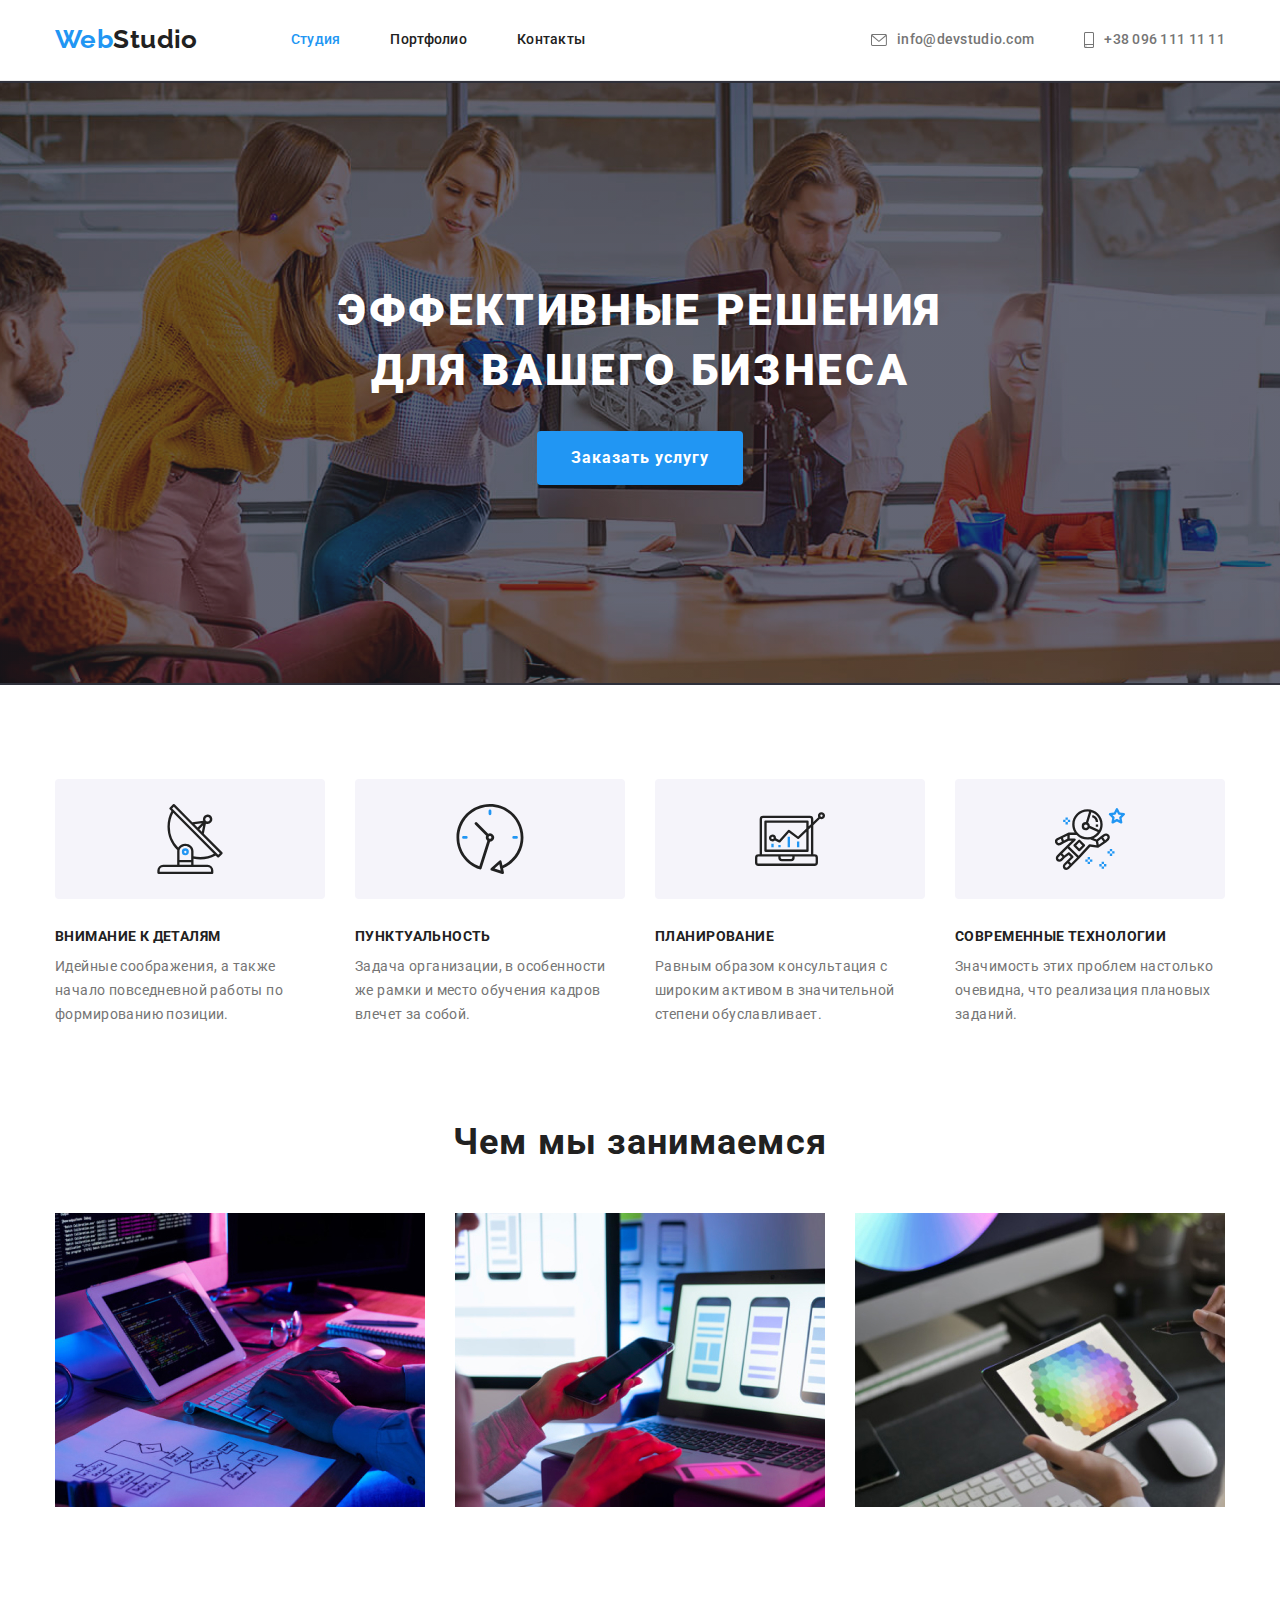
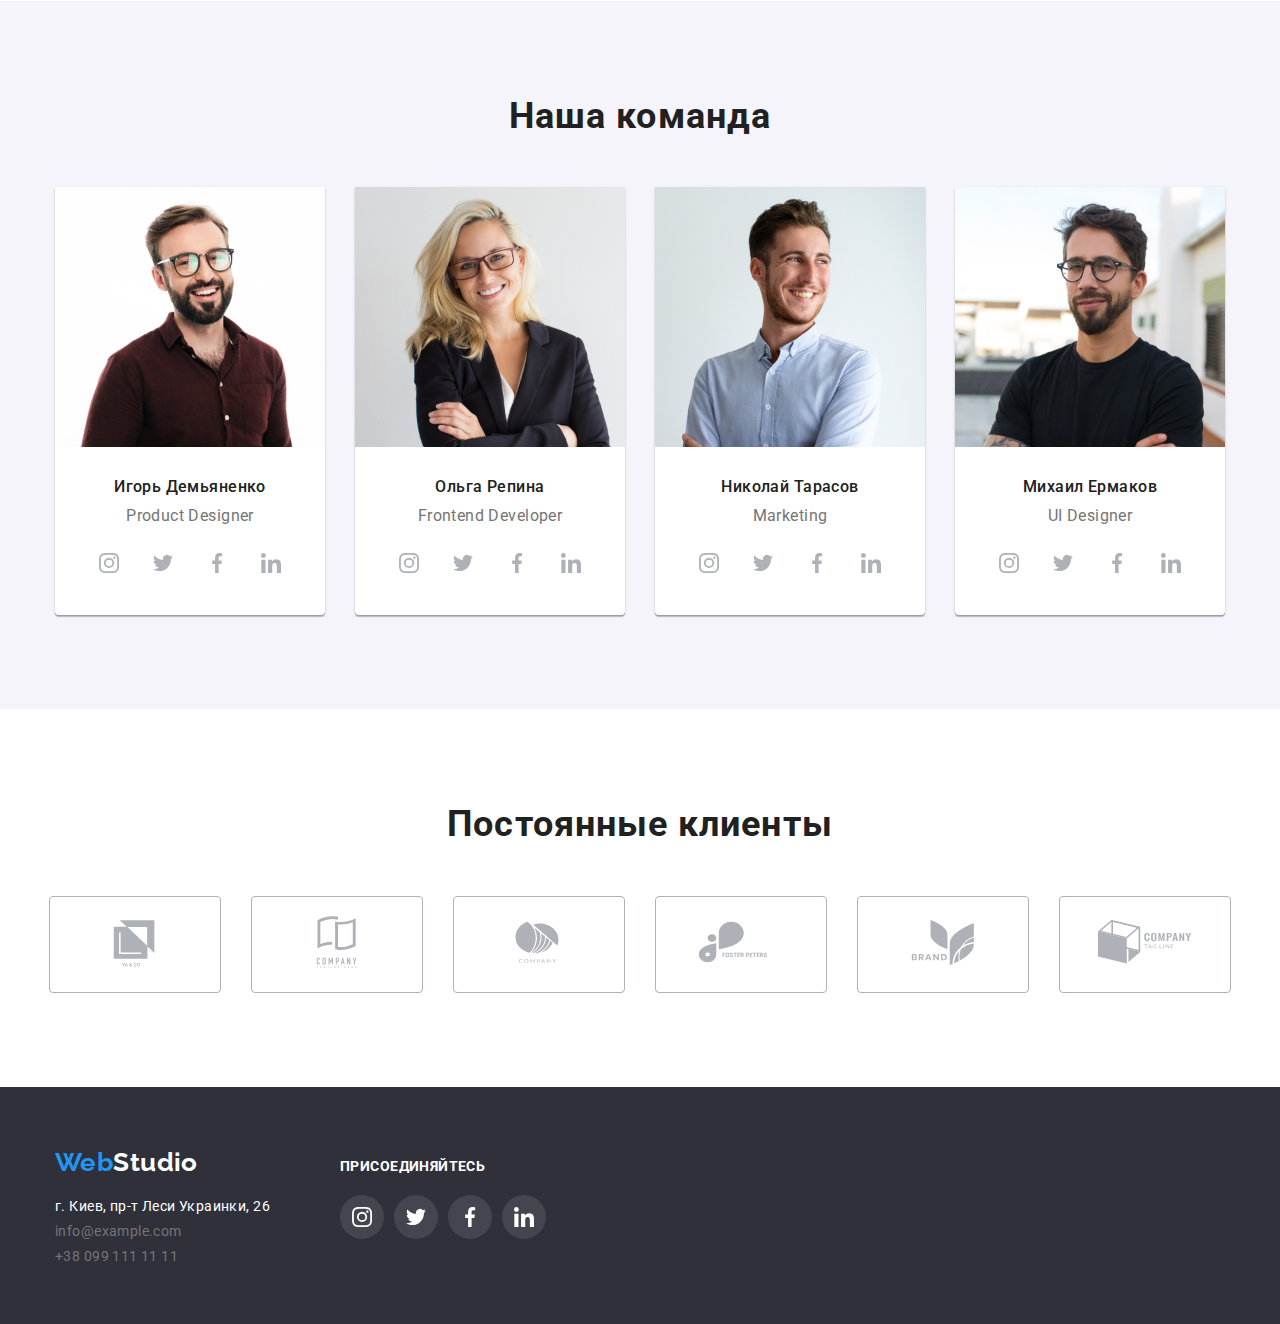
<file: index.html>
<!DOCTYPE html>
<html lang="ru">
  <head>
    <meta charset="UTF-8" />
    <meta http-equiv="X-UA-Compatible" content="IE=edge" />
    <meta name="viewport" content="width=device-width, initial-scale=1.0" />
    <title>WebStudio</title>
    <link href="https://fonts.googleapis.com/css2?family=Raleway:wght@700&family=Roboto:wght@400;500;700;900&display=swap" rel="stylesheet">
    <link rel="stylesheet" href="https://cdnjs.cloudflare.com/ajax/libs/modern-normalize/1.1.0/modern-normalize.min.css">
    <link rel="stylesheet" href="./css/styles.css"/>
  </head>
  <body>
   <header class="page-header">
    <div class="container main-nav">
      <nav class="nav">
        <a href="#" class="logo first">Web<span class="logo-black">Studio</span></a>
        <ul class="site-nav">
          <li class="item"><a href="#" class="link current">Студия</a></li>
          <li class="item"><a href="./portfolio.html">Портфолио</a></li>
          <li class="item"><a href="#">Контакты</a></li>
        </ul>
      </nav>
      <ul class="auth-nav">
        <li class="item"><a href="email:info@devstudio.com" class="auth-nav-mail">
          <svg class="item-icon" width="16" height="12">
            <use href="./img/icons.svg#icon-envelope" class="email"></use>
          </svg>
          info@devstudio.com</a>
        </li>
        <li class="item"><a href="tel:380961111111" class="auth-nav-mail">
          <svg class="item-icon" width="10" height="16">
            <use href="./img/icons.svg#icon-smartphone" class="email"></use>
          </svg>
          +38 096 111 11 11</a>
       </li>
      </ul>
    </div>
   </header>
   <main>
      <section class="hero">
       <div class="container">
         <h1 class="hero-title">Эффективные решения <br> для вашего бизнеса</h1>
         <button class="button-primary" type="button">Заказать услугу</button>
       </div>
     </section>
      <section class="section firm">
        <div class="container">
          <h2 class="section-title name">Преимущества</h2>
          <ul class="features">
            <li class="title-list">
              <div class="icons">
                <svg class="icon-list">
                  <use href="./img/icons.svg#icon-antenna"  width="70" height="70"></use>
                </svg>
              </div>
              <h3 class="title">Внимание к деталям</h3>
              <p class="text">
                Идейные соображения, а также начало повседневной работы по
                формированию позиции.
              </p>
            </li>
            <li class="title-list">
              <div class="icons">
                <svg class="icon-list">
                  <use href="./img/icons.svg#icon-clock"  width="70" height="70"></use>
                </svg>
              </div>
              <h3 class="title">Пунктуальность</h3>
              <p class="text">
                Задача организации, в особенности же рамки и место обучения кадров
                влечет за собой.
              </p>
            </li>
            <li class="title-list">
              <div class="icons">
                  <svg class="icon-list">
                    <use href="./img/icons.svg#icon-diagram" width="70" height="70"></use>
                  </svg>
              </div>
              <h3 class="title">Планирование</h3>
              <p class="text">
                Равным образом консультация с широким активом в значительной степени
                обуславливает.
              </p>
            </li>
            <li class="title-list">
              <div class="icons">
                <svg class="icon-list" >
                  <use href="./img/icons.svg#icon-astronaut" width="70" height="70"></use>
                </svg>
              </div>
              <h3 class="title">Современные технологии</h3>
              <p class="text">
                Значимость этих проблем настолько очевидна, что реализация плановых
                заданий.
              </p>
            </li>
          </ul>
        </div>
      </section>
      <section class="section">
        <div class="container">
          <h2 class="section-title">Чем мы занимаемся</h2>
          <ul class="imag">
            <li class="work">
              <img src="./img/layout.jpg" class="img-photo" width="370" height="294" alt="Верстка" />
            </li>
            <li class="work">
              <img src="./img/design.jpg" class="img-photo" width="370" height="294" alt="Дизайн" />
            </li>
            <li class="work">
              <img src="./img/registration.jpg" class="img-photo" width="370" height="294" alt="Внешнее оформление" />
            </li>
          </ul>
        </div>
      </section>
     <section class="section team">
       <div class="container">
         <h2 class="section-title">Наша команда</h2>
         <ul class="work-list">
           <li class="photo-team">
             <img src="./img/demyanenko.jpg" class="img-photo" width="270" height="260" alt="Игорь Демьяненко" />
             <div class="optional">
               <h3 class="title-photo">Игорь Демьяненко</h3>
               <p class="text-photo">Product Designer</p>
                <ul class="team-prof">
                  <li class="special-icon">
                    <a href="#" class="prof">
                      <svg class="prof-icon" width="20" height="20">
                        <use href="./img/icons.svg#icon-instagram"></use>
                      </svg>
                    </a>
                  </li>
                  <li class="special-icon">
                    <a href="#" class="prof">
                      <svg class="prof-icon" width="20" height="20">
                        <use href="./img/icons.svg#icon-twitter"></use>
                      </svg>
                    </a>
                  </li>
                  <li class="special-icon">
                    <a href="#" class="prof">
                      <svg class="prof-icon" width="20" height="20">
                        <use href="./img/icons.svg#icon-facebook"></use>
                      </svg>
                    </a>
                  </li>
                  <li class="special-icon">
                    <a href="#" class="prof">
                      <svg class="prof-icon" width="20" height="20">
                        <use href="./img/icons.svg#icon-linkedin"></use>
                      </svg>
                    </a>
                  </li>
                </ul>
             </div>
           </li>
           <li class="photo-team">
             <img src="./img/repina.jpg" class="img-photo" width="270" height="260" alt="Ольга Репина" />
             <div class="optional">
               <h3 class="title-photo">Ольга Репина</h3>
               <p class="text-photo">Frontend Developer</p>
                <ul class="team-prof">
                  <li class="special-icon">
                    <a href="#" class="prof">
                      <svg class="prof-icon" width="20" height="20">
                        <use href="./img/icons.svg#icon-instagram"></use>
                      </svg>
                    </a>
                  </li>
                  <li class="special-icon">
                    <a href="#" class="prof">
                      <svg class="prof-icon" width="20" height="20">
                        <use href="./img/icons.svg#icon-twitter"></use>
                      </svg>
                    </a>
                  </li>
                  <li class="special-icon">
                    <a href="#" class="prof">
                      <svg class="prof-icon" width="20" height="20">
                        <use href="./img/icons.svg#icon-facebook"></use>
                      </svg>
                    </a>
                  </li>
                  <li class="special-icon">
                    <a href="#" class="prof">
                      <svg class="prof-icon" width="20" height="20">
                        <use href="./img/icons.svg#icon-linkedin"></use>
                      </svg>
                    </a>
                  </li>
                </ul>
             </div>
           </li>
           <li class="photo-team">
              <img src="./img/tarasov.jpg" class="img-photo" width="270" height="260" alt="Николай Тарасов" />
              <div class="optional">
               <h3 class="title-photo">Николай Тарасов</h3>
               <p class="text-photo">Marketing</p>
                <ul class="team-prof">
                  <li class="special-icon">
                    <a href="#" class="prof">
                      <svg class="prof-icon" width="20" height="20">
                        <use href="./img/icons.svg#icon-instagram"></use>
                      </svg>
                    </a>
                  </li>
                  <li class="special-icon">
                    <a href="#" class="prof">
                      <svg class="prof-icon" width="20" height="20">
                        <use href="./img/icons.svg#icon-twitter"></use>
                      </svg>
                    </a>
                  </li>
                  <li class="special-icon">
                    <a href="#" class="prof">
                      <svg class="prof-icon" width="20" height="20">
                        <use href="./img/icons.svg#icon-facebook"></use>
                      </svg>
                    </a>
                  </li>
                  <li class="special-icon">
                    <a href="#" class="prof">
                      <svg class="prof-icon" width="20" height="20">
                        <use href="./img/icons.svg#icon-linkedin"></use>
                      </svg>
                    </a>
                  </li>
                </ul>
             </div>
           </li>
           <li class="photo-team">
             <img src="./img/ermakov.jpg" class="img-photo" width="270" height="260" alt="Михаил Ермаков" />
             <div class="optional">
               <h3 class="title-photo">Михаил Ермаков</h3>
               <p class="text-photo">UI Designer</p>
                <ul class="team-prof">
                  <li class="special-icon">
                    <a href="#" class="prof">
                      <svg class="prof-icon" width="20" height="20">
                        <use href="./img/icons.svg#icon-instagram"></use>
                      </svg>
                    </a>
                  </li>
                  <li class="special-icon">
                    <a href="#" class="prof">
                      <svg class="prof-icon" width="20" height="20">
                        <use href="./img/icons.svg#icon-twitter"></use>
                      </svg>
                    </a>
                  </li>
                  <li class="special-icon">
                    <a href="#" class="prof">
                      <svg class="prof-icon" width="20" height="20">
                        <use href="./img/icons.svg#icon-facebook"></use>
                      </svg>
                    </a>
                  </li>
                  <li class="special-icon">
                    <a href="#" class="prof">
                      <svg class="prof-icon" width="20" height="20">
                        <use href="./img/icons.svg#icon-linkedin"></use>
                      </svg>
                    </a>
                  </li>
                </ul>
             </div>
           </li>
         </ul>
       </div>
     </section>
     <section class="section">
       <div class="container">
        <h2 class="section-title">Постоянные клиенты</h2>
        <ul class="client-set">
          <li class="client">
            <a href="#" class="client-item" >
              <svg class="client-icon" width="106" height="60">
                <use href="./img/icons.svg#icon-Logo"></use>
              </svg>
            </a>
          </li>
          <li class="client">
           <a href="#" class="client-item">
              <svg class="client-icon"  width="106" height="60">
                <use href="./img/icons.svg#icon-window" class="client-book"></use>
              </svg>
           </a>
          </li>
          <li class="client">
            <a href="#" class="client-item">
              <svg class="client-icon" width="106" height="60" >
                <use href="./img/icons.svg#icon-Logo-1"></use>
              </svg>
            </a>
          </li>
          <li class="client">
            <a href="#" class="client-item">
              <svg class="client-icon" width="106" height="60">
                <use href="./img/icons.svg#icon-foster"></use>
              </svg>
            </a>
          </li>
          <li class="client">
            <a href="#" class="client-item">
              <svg class="client-icon" width="106" height="60">
                <use href="./img/icons.svg#icon-brand"></use>
              </svg>
            </a>
          </li>
          <li class="client">
           <a href="#" class="client-item" >
              <svg class="client-icon" width="106" height="60">
                <use href="./img/icons.svg#icon-company3"></use>
              </svg>
           </a>
          </li>
        </ul>

       </div>
     </section>
   </main>
   <footer class="footer">
     <div class="container web">
       <div>
          <a href="#" class="logo second">Web<span class="logo-white">Studio</span></a>
          <address>
            <ul class="adress-taem">
              <li class="adress">
                <a href="https://bit.ly/3pXMvUd" target="_blank" rel="noopener noreferrer" class="logo-address">г. Киев, пр-т Леси
                  Украинки, 26</a>
              </li>
              <li class="adress-mail"><a href="info@example.com" class="logo-address-mail">info@example.com</a></li>
              <li class="adress-mail"><a href="tel:380991111111" class="logo-address-mail">+38 099 111 11 11</a></li>
            </ul>
          </address>
       </div>
        <div class="social-web">
          <p class="title white">присоединяйтесь</p>
          <ul class="social">
            <li class=insta><a href="#" class="twit">
              <svg  class="insta-item"  width="20px" height="20px">
                <use href="./img/icons.svg#icon-instagram"></use>
              </svg>
             </a>
           </li>
            <li class=insta><a href="#" class="twit">
              <svg  class="insta-item" width="20px" height="20px">
                <use href="./img/icons.svg#icon-twitter"></use>
              </svg>
             </a>
           </li>
            <li  class=insta><a href="#" class="twit">
              <svg  class="insta-item" width="20px" height="20px">
                <use href="./img/icons.svg#icon-facebook"></use>
              </svg>
             </a>
           </li>
            <li class=insta><a href="#" class="twit">
              <svg  class="insta-item" width="20px" height="20px">
                <use href="./img/icons.svg#icon-linkedin"></use>
              </svg>

             </a>
           </li>
          </ul>
        </div>
     </div>
   </footer>
</body>
</html>
</file>
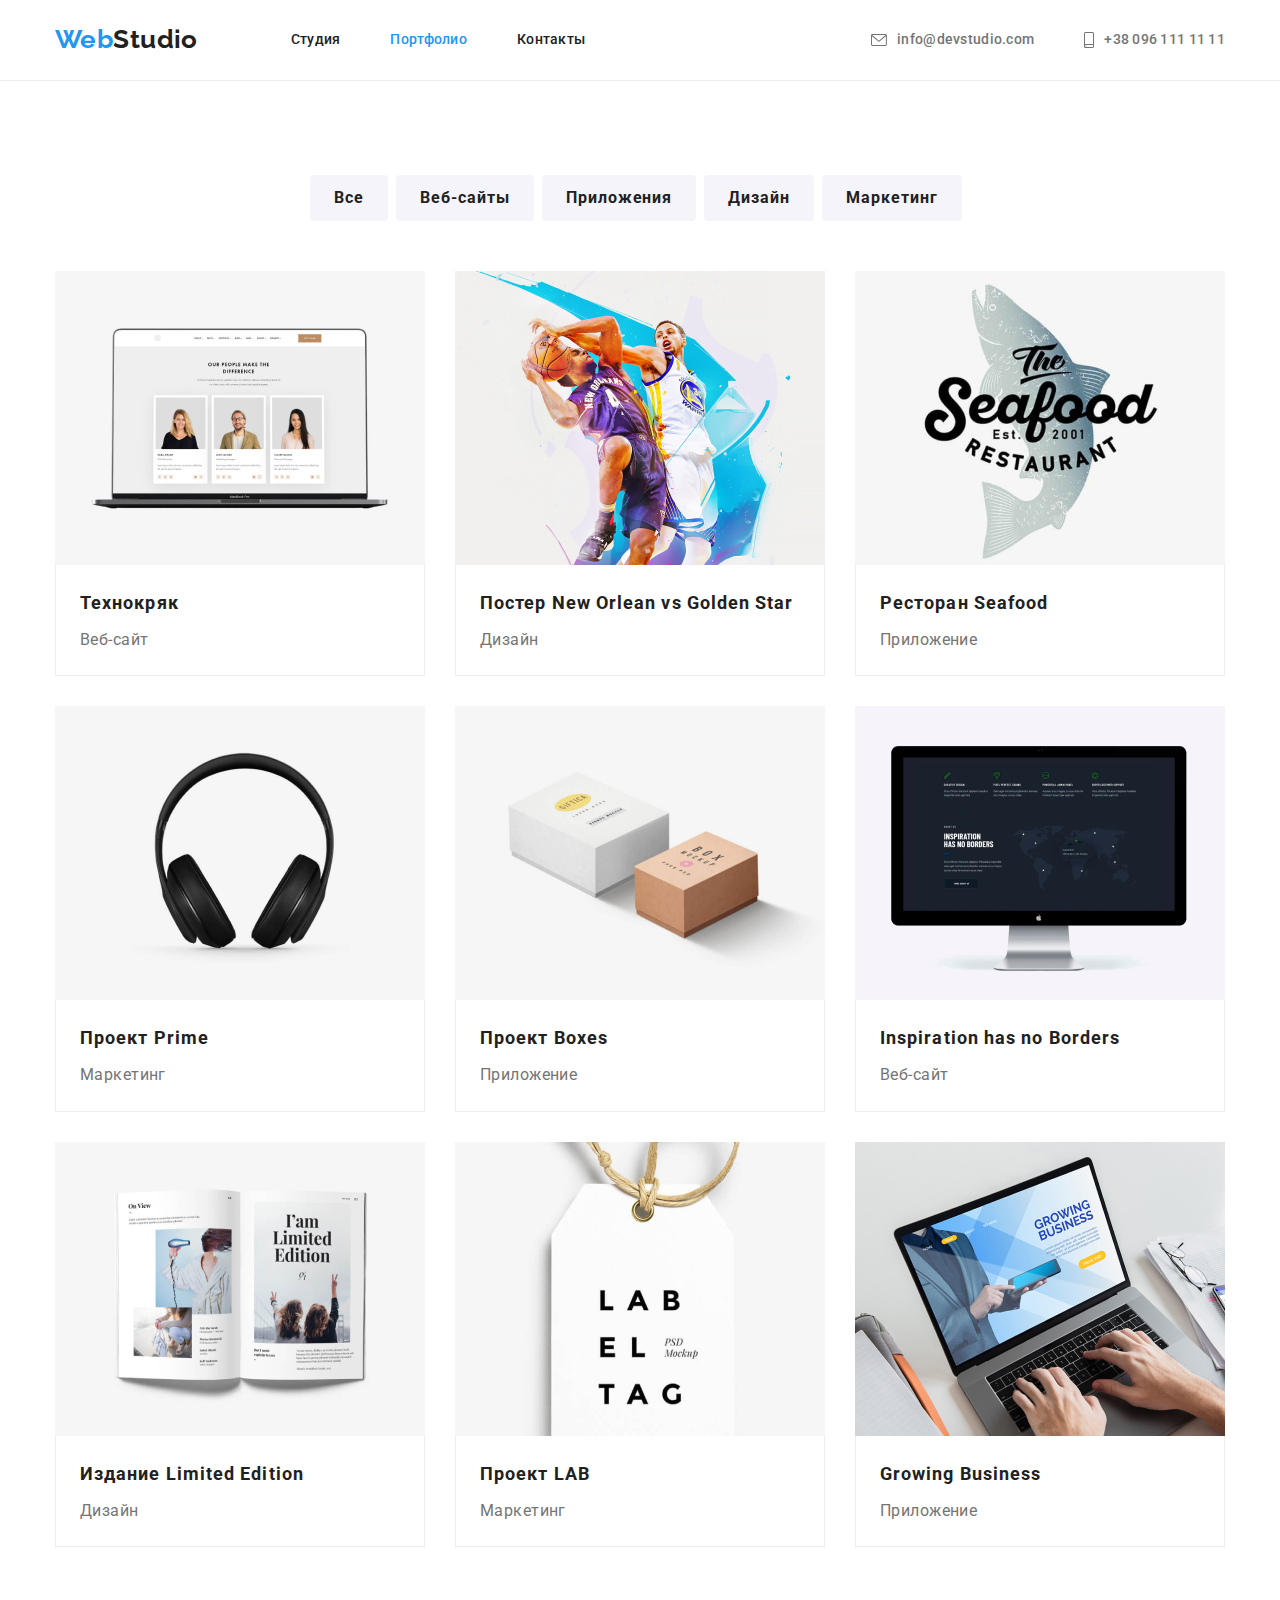
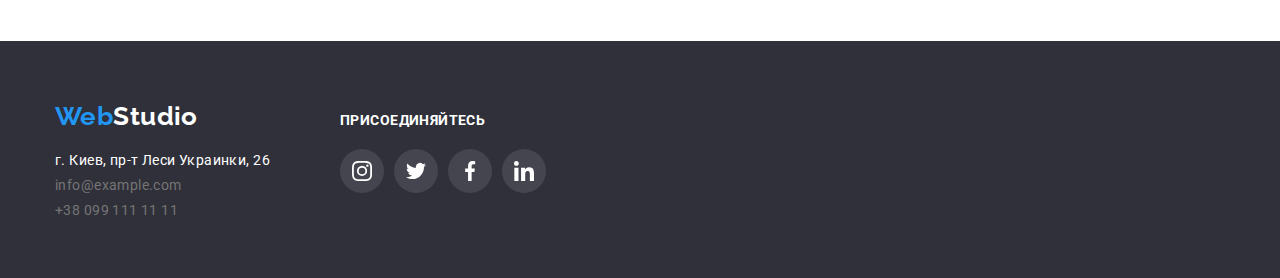
<file: portfolio.html>
<!DOCTYPE html>
<html lang="ru">
  <head>
    <meta charset="UTF-8" />
    <meta http-equiv="X-UA-Compatible" content="IE=edge" />
    <meta name="viewport" content="width=device-width, initial-scale=1.0" />
    <title>WebStudio</title>
    <link href="https://fonts.googleapis.com/css2?family=Raleway:wght@700&family=Roboto:wght@400;500;700;900&display=swap" rel="stylesheet">
    <link rel="stylesheet" href="https://cdnjs.cloudflare.com/ajax/libs/modern-normalize/1.1.0/modern-normalize.min.css">
    <link rel="stylesheet" href="./css/styles.css" />
  </head>
  <body>
   <header class="page-header">
    <div class="container main-nav">
      <nav class="nav">
        <a href="#" class="logo first">Web<span class="logo-black">Studio</span></a>
        <ul class="site-nav">
          <li class="item"><a href="./index.html">Студия</a></li>
          <li class="item"><a href="#" class="link current">Портфолио</a></li>
          <li class="item"><a href="#">Контакты</a></li>
        </ul>
      </nav>
      <ul class="auth-nav">
        <li class="item"><a href="email:info@devstdio.com" class="auth-nav-mail">
          <svg class="item-icon" width="16px" height="12px">
            <use href="./img/icons.svg#icon-envelope" class="email"></use>
          </svg>
          info@devstudio.com</a>
        </li>
        <li class="item"><a href="tel:380961111111" class="auth-nav-mail">
          <svg class="item-icon" width="10px" height="16px">
            <use href="./img/icons.svg#icon-smartphone" class="email"></use>
          </svg>
         +38 096 111 11 11</a>
       </li>
      </ul>
    </div>
   </header>
   <main>
     <section class="section">
       <div class="container">
          <h1 class="title-project name">Проекты</h1>
          <ul class="button">
           <li><button class="button secondery" type="button">Все</button></li>
           <li><button class="button secondery" type="button">Веб-сайты</button></li>
           <li><button class="button secondery" type="button">Приложения</button></li>
           <li><button class="button secondery" type="button">Дизайн</button></li>
           <li><button class="button secondery" type="button">Маркетинг</button></li>
          </ul>
          <ul class="projects">
           <li class="photo-class">
              <a href="#" class="photo">
                <img src="./img/технокряк.jpg" class="project-photo" width="370" height="295" alt="технокряк" />
                <div class="text-optional">
                  <h2 class="projects-title">Технокряк</h2>
                  <p class="projects-text">Веб-сайт</p>
                </div>
              </a>
            </li>
            <li class="photo-class">
              <a href="#" class="photo">
                <img src="./img/постер.jpg" class="project-photo" width="370" height="295" alt="постер" />
                <div class="text-optional">
                  <h2 class="projects-title">Постер New Orlean vs Golden Star</h2>
                  <p class="projects-text">Дизайн</p>
                </div>
              </a>
            </li>
            <li class="photo-class">
              <a href="#" class="photo">
                <img src="./img/seafood.jpg" class="project-photo" width="370" height="295" alt="Ресторан Seafood" />
                <div class="text-optional">
                  <h2 class="projects-title">Ресторан Seafood</h2>
                  <p class="projects-text">Приложение</p>
                </div>
              </a>
            </li>
            <li class="photo-class">
              <a href="#" class="photo">
                <img src="./img/prime.jpg" class="project-photo" width="370" height="295" alt="Проект Prime" />
                <div class="text-optional">
                  <h2 class="projects-title">Проект Prime</h2>
                  <p class="projects-text">Маркетинг</p>
                </div>
              </a>
            </li>
            <li class="photo-class">
              <a href="#" class="photo">
                <img src="./img/boxes.jpg" class="project-photo" width="370" height="295" alt="Проект Boxes" />
                <div class="text-optional">
                  <h2 class="projects-title">Проект Boxes</h2>
                  <p class="projects-text">Приложение</p>
                </div>
              </a>
            </li>
            <li class="photo-class">
              <a href="#" class="photo">
                <img src="./img/inspiration.jpg" class="project-photo" width="370" height="295" alt="Inspiration has no Borders" />
                <div class="text-optional">
                  <h2 class="projects-title">Inspiration has no Borders</h2>
                  <p class="projects-text">Веб-сайт</p>
                </div>
              </a>
            </li>
            <li class="photo-class">
              <a href="#" class="photo">
                <img src="./img/издание.jpg" class="project-photo" width="370" height="295" alt="Издание Limited Edition" />
                <div class="text-optional">
                  <h2 class="projects-title">Издание Limited Edition</h2>
                  <p class="projects-text">Дизайн</p>
                </div>
              </a>
            </li>
            <li class="photo-class">
              <a href="#" class="photo">
                <img src="./img/lab.jpg" class="project-photo" width="370" height="295" alt="Проект LAB" />
                <div class="text-optional">
                  <h2 class="projects-title">Проект LAB</h2>
                  <p class="projects-text">Маркетинг</p>
                </div>
              </a>
            </li>
            <li class="photo-class">
              <a href="#" class="photo">
                <img src="./img/business.jpg" class="project-photo" width="370" height="295" alt="Growing Business" />
                <div class="text-optional">
                  <h2 class="projects-title">Growing Business</h2>
                  <p class="projects-text">Приложение</p>
                </div>
              </a>
            </li>
          </ul>
       </div>
      </section>
   </main>
   <footer class="footer">
     <div class="container web">
       <div>
          <a href="#" class="logo second">Web<span class="logo-white">Studio</span></a>
          <address>
            <ul>
              <li class="adress">
                <a href="https://bit.ly/3pXMvUd" target="_blank" rel="noopener noreferrer" class="logo-address">г. Киев, пр-т Леси
                  Украинки, 26</a>
              </li>
              <li class="adress-mail"><a href="info@example.com" class="logo-address-mail">info@example.com</a></li>
              <li class="adress-mail"><a href="tel:380991111111" class="logo-address-mail">+38 099 111 11 11</a></li>
            </ul>
          </address>
       </div>
        <div class="social-web">
          <h3 class="title white">присоединяйтесь</h3>
          <ul class="social">
            <li class=insta><a href="#" class="twit">
                <svg class="insta-item" width="20px" height="20px">
                  <use href="./img/icons.svg#icon-instagram"></use>
                </svg>
              </a>
            </li>
            <li class=insta><a href="#" class="twit">
                <svg class="insta-item" width="20px" height="20px">
                  <use href="./img/icons.svg#icon-twitter"></use>
                </svg>
              </a>
            </li>
            <li class=insta><a href="#" class="twit">
                <svg class="insta-item" width="20px" height="20px">
                  <use href="./img/icons.svg#icon-facebook"></use>
                </svg>
              </a>
            </li>
            <li class=insta><a href="#" class="twit">
                <svg class="insta-item" width="20px" height="20px">
                  <use href="./img/icons.svg#icon-linkedin"></use>
                </svg>
          
              </a>
            </li>
          </ul>
       </div>
     </div>
   </footer>
</body>
  </html>
</file>
<file: css/styles.css>
:root {
    --primary-text-color: #757575;
    --title-text-color: #212121;
    --accent-color: #2196F3;
    --primary-white-color: #FFFFFF;
   --background-color: #2F303A;
   --background-color-alternativ: #F5F4FA;
   --accent-text-color: #188ce8;
   --line-color: #ECECEC;
   --line-color-second: #EEEEEE;
   --border-line: #AFB1B8;
}


body {
background-color: var(--primary-white-color);
color: var(--title-text-color);

font-family: Roboto, sans-serif;
font-size: 14px;
letter-spacing: 0.03em;
}
.container {
    max-width: 1600px;
    margin: 0 auto;
    width: 1200px;
    padding-left: 15px;
    padding-right: 15px;
}
*,
*::before,
*::after{
box-sizing: border-box;}

 h1,h2,h3,h4,h5,h6,p {
margin: 0;
 }
.imag {
    display: block;
    display: flex;
    margin-top: 0;
    margin-bottom: 0;
}

/* Main-nav */
.page-header {
   border-bottom: 1px var(--line-color) solid;
}
.main-nav {
    display: flex;
    align-items: center;
    
}
.nav {
    display: flex;
}
/* Logo */
.logo {
    display: block;
    color: var(--accent-color);
    font-family: Raleway, sans-serif;
    font-weight: 700;
    font-size: 26px;
    line-height: 1.19;
    text-decoration: none;
}
.first {
   padding-top: 24px;
   padding-bottom: 25px;
   
}

.logo-black {
    color: var(--title-text-color)
}
.logo-white {
    color: var(--primery-white-color)
}
ul {
    list-style: none;
    margin: 0;
    padding-left: 0;
}

/* auth-nav */
.auth-nav {
    display: block;
    display: flex;
    margin-left: auto;
    color: var(--primary-text-color);
    font-weight: 500;
    line-height: 1.14;
    text-decoration: none;
    letter-spacing: 0.02em;
}
.auth-nav .item + .item{
    margin-left: 50px;
    }
.auth-nav:hover,
.auth-nav:focus {
    color: var(--accent-color);
    fill: var(--accent-color);
}

.auth-nav-mail {
    display: flex;
    padding-top: 32px;
    padding-bottom: 32px;
    color: var(--primary-text-color);
    align-items: center;
    text-decoration: none;  
    fill: var(--primary-text-color);
}
.auth-nav-mail:hover,
.auth-nav-mail:focus{
    color: var(--accent-color);
    fill: var(--accent-color);
}
.item-icon {
   margin-right: 10px;
 
}

.site-nav {
   display: flex;
   margin-left: 93px;
}
.site-nav .item {
    margin-right: 50px;
}
.site-nav .item:last-child {
margin-right: 0;
}
.site-nav a {
    display: block;
    padding-top: 32px;
    padding-bottom: 32px;

    color: var(--title-text-color);
    font-weight: 500;
    font-size: 14px;
    line-height: 1.14;
    letter-spacing: 0.02em;
    text-decoration: none;
    font-style: normal;
}
.site-nav .link {
   
    margin-top: 0;
    margin-bottom: 0;

    color: var(--accent-color);
    text-decoration: none;
    font-style: normal;
}

.site-nav .link.current {
    display: block;
    padding-top: 32px;
    padding-bottom: 32px;

    color: var(--accent-color);
    
    
}
/* Hero */
.hero {
    padding-top: 200px;
    padding-bottom: 200px;
    background-color: var(--background-color);
    text-align: center;

    background-image: linear-gradient(to top, rgba(47, 48, 58, 0.4), rgba(47, 48, 58, 0.4)),
    url(../img/герой.jpg);
    background-repeat: no-repeat;
    background-position: center;
   }
.hero-title {
    margin-top: 0;
    margin-bottom: 30px;
    
    color: var(--primary-white-color);
    font-weight: 900;
    font-size: 44px;
    line-height: 1.36;
    text-align: center;
    letter-spacing: 0.06em;
    text-transform: uppercase;
}
.name{
    display: none;
}
/* Section */
.section {
   padding-top: 94px;
   padding-bottom: 94px;
}
.firm {
    padding-bottom: 0;
}
.section-title {
    margin-top: 0;
    margin-bottom: 50px;

    color: var(--title-text-color);
    font-weight: 700;
    font-size: 36px;
    line-height: 1.17;
    text-align: center;
    letter-spacing: 0.03em;
    }
.team {
    background-color: var(--background-color-alternativ);
}
.imag .work {
    margin-right: 30px;
}
.imag .work:last-child{
    margin-right:0;
}
/* Features */
.features {
    display: flex;
    margin-top: 0;
    margin-bottom: 0;
    
}
.title-list {
    margin-right: 30px;
    
  
}   
.icons {
    display: flex;
    align-items: center;
    justify-content: center;
    width: 270px;
    height: 120px;
    
    border-radius: 4px;
    margin-bottom: 30px;
    background-color: var(--background-color-alternativ);
}
.icon-list {
    width: 70px;
    height: 70px;
    
}

.title {  
    margin-bottom: 10px;
    color: var(--title-text-color);
    font-weight: 700;
    font-size: 14px;
    line-height: 1.14;
    text-transform: uppercase;
}
.white {
color: var(--primary-white-color);
margin-bottom: 20px;
}
.photo-team {
    margin-top: 0;
    margin-bottom: 0;

    background-color: var(--primary-white-color);
    box-shadow: 0px 1px 3px rgba(0, 0, 0, 0.12),
    0px 1px 1px rgba(0, 0, 0, 0.14),
    0px 2px 1px rgba(0, 0, 0, 0.2);
    border-radius: 0px 0px 4px 4px;
      
}.work-list .photo-team:last-child{
    margin-right: 0;
}
img {
    display: block;
    max-width: 100%;
    height: auto;  
}
.optional {
    padding-top: 30px;
    padding-bottom: 30px;  
}
.text-optional {
    padding-top: 20px;
    padding-bottom: 20px;
    padding-left: 24px;
    padding-right: 24px;
    border-right: 1px var(--line-color-second) solid;
    border-bottom: 1px var(--line-color-second) solid;
    border-left: 1px var(--line-color-second) solid;
    background-color: var(--primary-white-color);
    }
.title-photo {
    margin-top: 0;
    margin-bottom: 10px;
    font-weight: 500;
    font-size: 16px;
    line-height: 1.2;
    text-align: center;
}


.features .title-list:last-child{
    margin-right: 0;
} 
.text {
    color: var(--primary-text-color);
    line-height: 1.71;
}
.text-photo {
    margin-top: 0;
    margin-bottom: 0;
  
    color: var(--primary-text-color);
    font-size: 16px;
    line-height: 1.2;
    text-align: center;
}
/* Examples */
.work-list .title {
     color: var(--title-text-color);
}
.work-list {
    display: flex;
    margin-top: 0;
    margin-bottom: 0;
}
.work-list .photo-team {
    margin-right: 30px;
}
/* Проекты */
.projects {
    display: flex;
    flex-wrap: wrap;
       
}
.photo {
    display: block;
    text-decoration: none;
}
.photo-class {
    width: 370px;
    margin-right: 30px;
    margin-bottom: 30px;
   
}
.photo:hover,
.photo:focus {
box-shadow: 0px 1px 1px rgba(0, 0, 0, 0.12),
0px 4px 4px rgba(0, 0, 0, 0.06),
1px 4px 6px rgba(0, 0, 0, 0.16);
}
.photo-class:nth-child(3n) {
    margin-right: 0;
}

.photo-class:nth-last-child(-n+3) {
    margin-bottom: 0;
}
.title-project {
    color: var(--title-text-color);
}
.projects-title {
    margin-bottom: 4px;
    color: var(--title-text-color);
    font-weight: 700;
    font-size: 18px;
    line-height: 2;
    text-decoration: none;
    letter-spacing: 0.06em;
}
.projects-text {
    margin-top: 0;
    margin-bottom: 0;
    color: var(--primary-text-color);
    font-weight: 400;
    font-size: 16px;
    line-height: 1.88;
    }

  
/* button */
.button {
    display: flex;
    justify-content: center;
    margin-bottom: 50px;
    font-weight: 700;
    font-size: 16px;
    line-height: 1.9;
    border-radius: 4px;
    letter-spacing: 0.06em;
    border-color: transparent;
}

.button-primary {
    
    padding: 10px 32px;
    color: var(--primary-white-color);
    background-color: var(--accent-color);
    font-weight: 700;
    font-size: 16px;
    line-height: 1.9;
    border-radius: 4px;
    letter-spacing: 0.06em;
    border-color: transparent;
}
.button.primary:focus,
.button.primary:hover {
  color: var(--primary-white-color);
    background-color: var(--accent-text-color);
}

.button.secondery {
    margin-bottom: 0;
    margin-right: 8px;
    padding: 6px 22px;
    color: var(--title-text-color);
    background-color: var(--background-color-alternativ);
    }
.button.secondery:focus,
.button.secondery:hover {
color: var(--primary-white-color);
background-color: var(--accent-color);
box-shadow: 0px 3px 1px rgba(0, 0, 0, 0.1),
0px 1px 2px rgba(0, 0, 0, 0.08),
0px 2px 2px rgba(0, 0, 0, 0.12);
}
/* prof */
.prof {
    display: flex;
    padding: 12px;
    width: 44px;
    height: 44px;
    color: var(--primary-white-color);
    fill: var(--border-line);
    justify-content: center;
    align-items: center;
    
}
.prof:hover,
.prof:focus{
    background-color: var(--accent-color);
    border-radius: 50%;
    fill: var(--primary-white-color)
}
.team-prof {
    display: flex;
    margin-top: 16px;
    justify-content: center;
}

.special-icon:not(:last-child) {
    margin-right: 10px;
}

/* Client */
.client-set{
    display: flex;
    justify-content: center;
   }
.client {
    margin-right: 30px;
}
.client-icon {
    width: 106px;
    height: 60px;
   
}


.client-item {
    /* width: 170px;
    height: 92px; */
    display: block;
    object-position: center;
    padding: 16px 32px;
    box-sizing: border-box;
    border: 1px solid var(--border-line);
    border-radius: 4px;
    fill: var(--border-line);
   
}
.client-item:hover,
.client-item:focus {
    border: 1px solid var(--accent-color);
    fill: var(--accent-color);

}

.client:last-child {
    margin-right: 0;
}

.footer {
    padding-top: 60px;
    padding-bottom: 60px;
    background-color: var(--background-color);
        
}
.web {
    display: flex;
    align-items: baseline;
}
.social-web {
    margin-left: 70px;
}
.adress {
   margin-top: 20px;
  }

.adress-mail {
   margin-top: 9px;
}

.logo-white {
    color: var(--primary-white-color);
}
.logo-address {
    color: var(--primary-white-color);
    text-decoration: none;
    font-style: normal;
}
.logo-address:hover,
.logo-address:focus{
color: var(--accent-color);
}
.logo-address-mail {
    color: var(--primary-text-color);
    text-decoration: none;
    font-style: normal;
}
.logo-address-mail:hover,
.logo-address-mail:focus {
    color: var(--accent-color);
}
.social {
    display: flex;
    }

.insta {
    margin-right: 10px;
}
.twit {
    display: flex;
    width: 44px;
    height: 44px;
    background: rgba(255, 255, 255, 0.1);
    border-radius: 50%;
    align-items: center;
    justify-content: center;
    fill: var(--primary-white-color)
}

.twit:hover{
    background-color: var(--accent-color);
   
}
</file>
